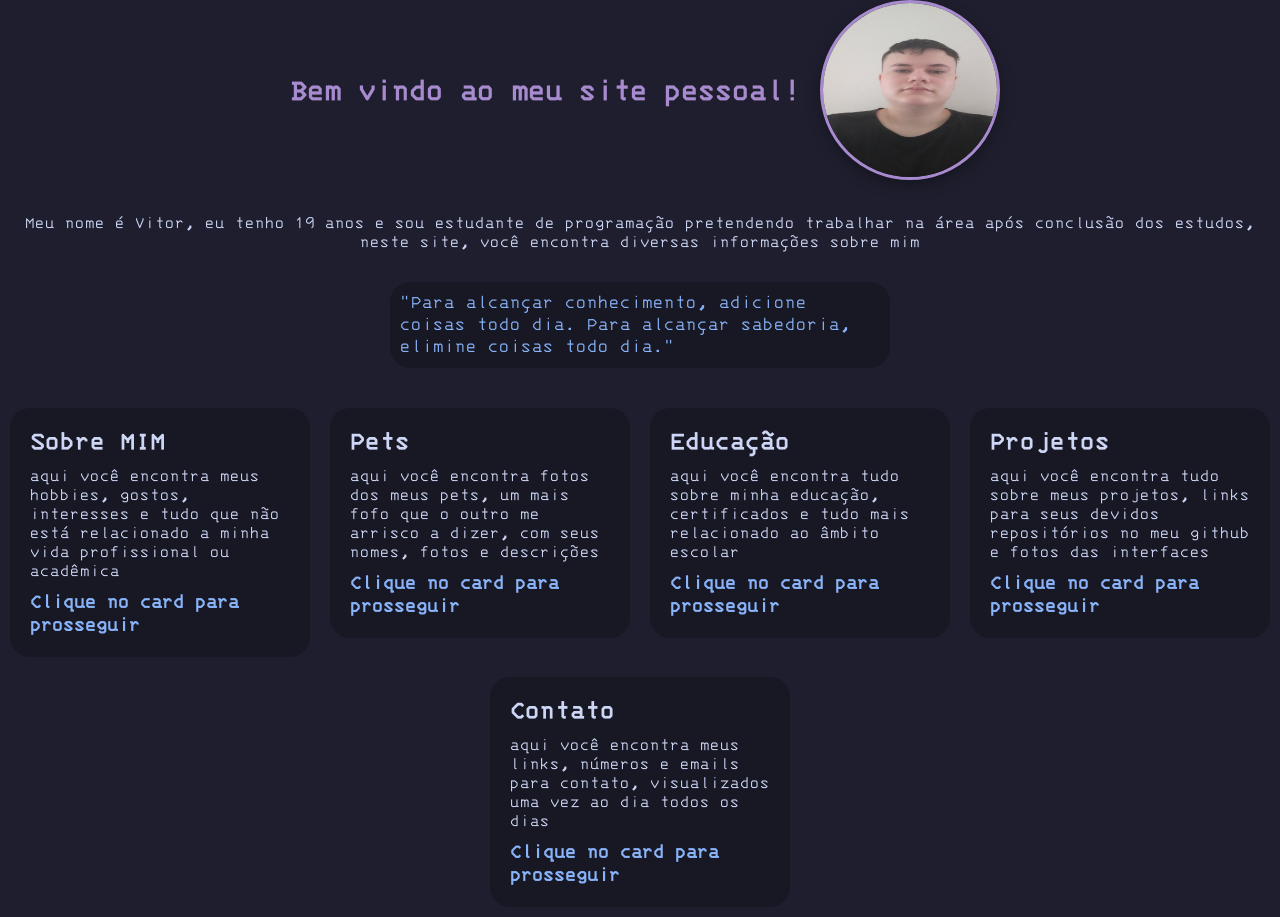
<file: index.html>
<!doctype html>
<html lang="pt-br">

<head>
	<title>Meu Site Pessoal</title>
	<meta charset="UTF-8">
	<meta name="viewport" content="width=device-width, initial-scale=1.0">
	<link href="css/style.css" rel="stylesheet">
</head>

<body>
	<header>
		<h1>Bem vindo ao meu site pessoal!</h1>
		<div class="imagem">
			<img src="./assets/Images/eu.jpg" alt="uma foto minha">
		</div><!--imagem-->
	</header>
	<div class="content">
		<section id="home">
			<p>
				Meu nome é Vitor, eu tenho 19 anos e sou estudante de programação pretendendo trabalhar na área
				após conclusão dos estudos, neste site, você encontra diversas informações sobre mim
			</p>
			<div class="quote">
				<a href="https://www.pensador.com/frase/MTM5NTM/" target="_blank" rel="noopener noreferrer">
					<blockquote>
						"Para alcançar conhecimento,
						adicione coisas todo dia.
						Para alcançar sabedoria,
						elimine coisas todo dia."
					</blockquote>
				</a>

			</div><!--quote-->
		</section><!--home-->
		<div class="cards">
			<a href="modules/sobre.html">
				<section class="card">
					<h2>Sobre MIM</h2>
					<p>aqui você encontra meus hobbies, gostos, interesses e tudo
						que não está relacionado a minha vida profissional ou acadêmica
					</p>
					<h3>Clique no card para prosseguir</h3>
				</section><!--sobre-->
			</a>
			<a href="modules/pets.html">
				<section class="card">
					<h2>Pets</h2>
					<p>aqui você encontra fotos dos meus pets, um mais fofo que o outro me arrisco a dizer,
						com seus nomes, fotos e descrições
					</p>
					<h3>Clique no card para prosseguir</h3>
				</section><!--pets-->
			</a>
			<a href="modules/educacao.html">
				<section class="card">
					<h2>Educação</h2>
					<p>aqui você encontra tudo sobre minha educação, certificados e tudo mais relacionado ao
						âmbito escolar
					</p>
					<h3>Clique no card para prosseguir</h3>
				</section><!--educação-->
			</a>
			<a href="modules/projetos.html">
				<section class="card">
					<h2>Projetos</h2>
					<p>aqui você encontra tudo sobre meus projetos, links para seus devidos repositórios no
						meu github
						e fotos das interfaces
					</p>
					<h3>Clique no card para prosseguir</h3>
				</section><!--projetos-->
			</a>
			<a href="modules/contato.html">
				<section class="card">
					<h2>Contato</h2>
					<p>aqui você encontra meus links, números e emails para contato, visualizados uma vez ao dia
						todos os dias</p>
					<h3>Clique no card para prosseguir</h3>
				</section>
			</a>
		</div><!--cards-->
	</div><!--content-->
</body>

</html>
</file>
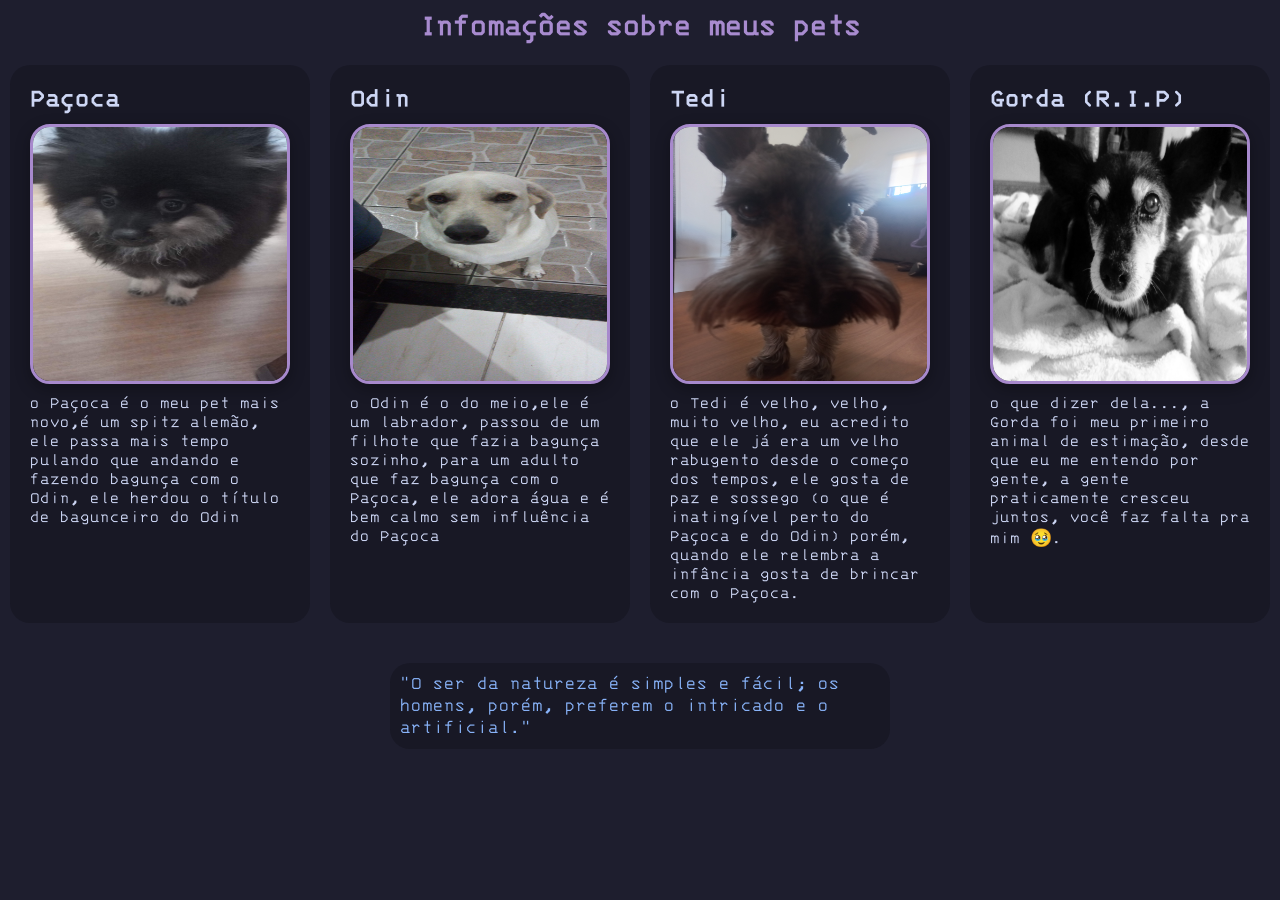
<file: modules/pets.html>
<!DOCTYPE html>
<html lang="en">

<head>
    <meta charset="UTF-8">
    <meta name="viewport" content="width=device-width, initial-scale=1.0">
    <link rel="stylesheet" href="../css/style.css">
    <title>Pets</title>
</head>

<body>

    <h1>Infomações sobre meus pets</h1>
    <div class="cards">
        <section class="card">
            <h2>Paçoca</h2>
            <img src="../assets/Images/pacoca.jpg">
            <p>o Paçoca é o meu pet mais novo,é um spitz alemão, ele passa mais tempo
                pulando que andando e fazendo bagunça com o Odin, ele herdou o título de bagunceiro
                do Odin
            </p>
        </section>

        <section class="card">
            <h2>Odin</h2>
            <img src="../assets/Images/odin.jpg">
            <p>
                o Odin é o do meio,ele é um labrador, passou de um filhote que fazia bagunça sozinho, para um
                adulto que faz bagunça com o Paçoca, ele adora água e é bem calmo sem influência do Paçoca
            </p>
        </section>
        <section class="card">
            <h2>Tedi</h2>
            <img src="../assets/Images/tedi.jpg">
            <p>
                o Tedi é velho, velho, muito velho, eu acredito que ele já era um velho rabugento desde o começo dos
                tempos,
                ele gosta de paz e sossego (o que é inatingível perto do Paçoca e do Odin) porém, quando ele relembra a
                infância
                gosta de brincar com o Paçoca.
            </p>
        </section>
        <section class="card">
            <h2>Gorda (R.I.P)</h2>
            <img src="../assets/Images/gorda.png">
            <p>
                o que dizer dela..., a Gorda foi meu primeiro animal de estimação, desde que eu me entendo por gente,
                a gente praticamente cresceu juntos, você faz falta pra mim 🥹.
            </p>
        </section>
    </div><!--cards-->
    <div class="quote">
        <a href="https://www.pensador.com/frase/NTUyMjAz/" target="_blank" rel="noopener noreferrer">
            <blockquote>
                "O ser da natureza é simples e fácil; os homens, porém, preferem o intricado e o artificial."
            </blockquote>
        </a>
    </div>
</body>

</html>
</file>
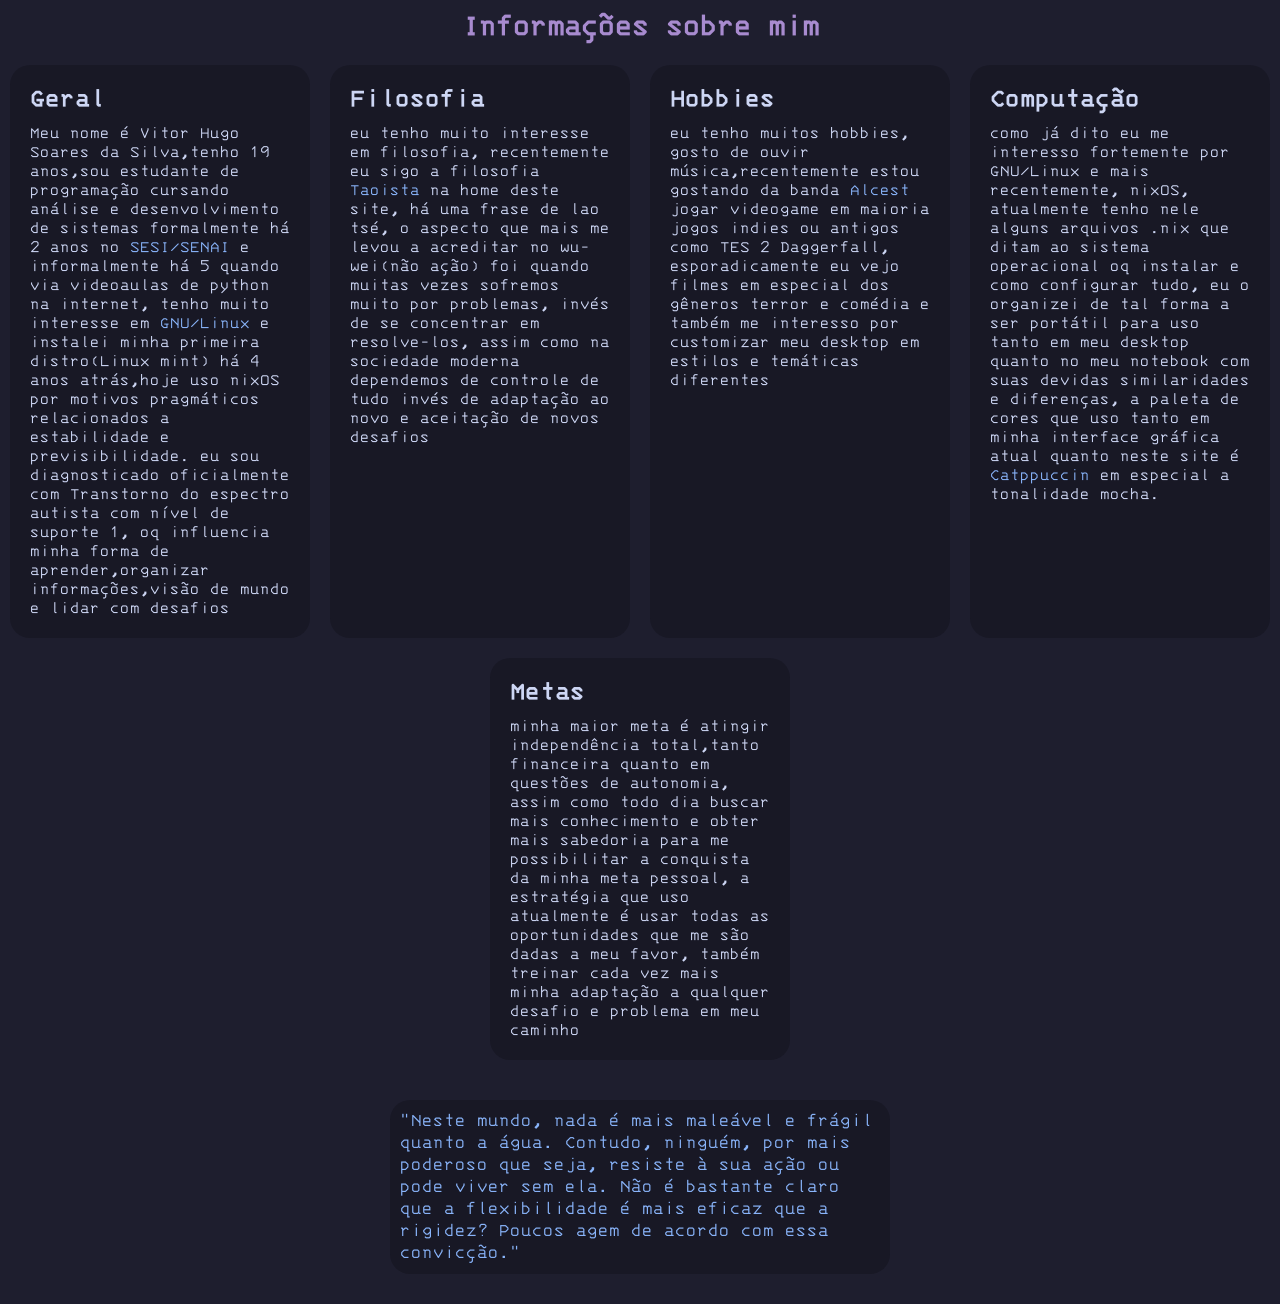
<file: modules/sobre.html>
<!DOCTYPE html>
<html lang="pt-br">

<head>
    <meta charset="UTF-8">
    <meta name="viewport" content="width=device-width, initial-scale=1.0">
    <link href="../css/style.css" rel="stylesheet">
    <title>Sobre mim</title>
</head>

<body>
    <h1>Informações sobre mim</h1>
    <div class="cards">
        <section class="card">
            <h2>Geral</h2>
            <p>Meu nome é Vitor Hugo Soares da Silva,tenho 19 anos,sou estudante de programação cursando análise e
                desenvolvimento de sistemas
                formalmente há 2 anos no <a href="https://cursos.sesisenai.org.br/" target="_blank"
                    rel="noopener noreferrer">SESI/SENAI</a> e informalmente há 5 quando via videoaulas de python na
                internet, tenho muito
                interesse em <a href="https://www.gnu.org/home.pt-br.html" target="_blank">GNU/Linux</a> e instalei
                minha primeira distro(Linux mint) há 4 anos atrás,hoje uso nixOS por motivos pragmáticos
                relacionados a estabilidade e previsibilidade.
                eu sou diagnosticado oficialmente com Transtorno do espectro autista com nível de suporte 1,
                oq influencia minha forma de aprender,organizar informações,visão de mundo
                e lidar com desafios
            </p>
        </section><!--Geral-->
        <section class="card">
            <h2>Filosofia</h2>
            <p>eu tenho muito interesse em filosofia, recentemente eu sigo a filosofia <a
                    href="https://pt.wikipedia.org/wiki/Taoismo" target="_blank">Taoista</a>
                na home deste site, há uma frase de lao tsé,
                o aspecto que mais me levou a acreditar no wu-wei(não ação) foi quando muitas vezes
                sofremos muito por problemas, invés de se concentrar em resolve-los, assim como na sociedade
                moderna dependemos de controle de tudo invés de adaptação ao novo e aceitação de novos desafios
            </p>
        </section><!--filosofia-->
        <section class="card">
            <h2>Hobbies</h2>
            <p>
                eu tenho muitos hobbies, gosto de ouvir música,recentemente estou gostando da banda
                <a href="https://www.letras.mus.br/alcest/1022941/traducao.html" target="_blank"
                    rel="noopener noreferrer ">Alcest</a>
                jogar videogame em maioria jogos indies ou antigos como TES 2 Daggerfall,
                esporadicamente eu vejo filmes em especial dos gêneros terror e comédia e também me interesso
                por customizar meu desktop em estilos e temáticas diferentes
            </p>
        </section><!--hobbies-->
        <section class="card">
            <h2>Computação</h2>
            <p>como já dito eu me interesso fortemente por GNU/Linux e mais recentemente, nixOS,
                atualmente tenho nele alguns arquivos .nix que ditam ao sistema operacional oq
                instalar e como configurar tudo,
                eu o organizei de tal forma a ser portátil
                para uso tanto em meu desktop quanto no meu
                notebook com suas devidas similaridades e diferenças,
                a paleta de cores que uso tanto em minha
                interface gráfica atual quanto neste site
                é <a href="https://catppuccin.com/" target="_blank" rel="noopener noreferrer">Catppuccin</a> em especial
                a tonalidade mocha.

            </p>
        </section><!--computação-->
        <section class="card">
            <h2>Metas</h2>
            <p> minha maior meta é atingir independência total,tanto financeira quanto em questões de autonomia,
                assim como todo dia buscar mais conhecimento e obter mais sabedoria para me possibilitar a conquista
                da minha meta pessoal, a estratégia que uso atualmente é usar todas as oportunidades que me são dadas
                a meu favor, também treinar cada vez mais minha adaptação a qualquer desafio e problema em meu caminho
            </p>
        </section>
    </div><!--cards-->
    <div class="quote">
        <a href="https://www.pensador.com/frase/MTY2ODM0/" target="_blank" rel="noopener noreferrer">
            <blockquote>"Neste mundo, nada é mais maleável e frágil quanto a água. Contudo, ninguém, por mais poderoso
                que seja,
                resiste à sua ação ou pode viver sem ela. Não é bastante claro
                que a flexibilidade
                é mais eficaz que a rigidez? Poucos agem de acordo com essa convicção."</blockquote>
        </a>
    </div>
</body>

</html>
</file>
<file: css/style.css>
:root {
    --background: #1e1e2e;
    --text: #cdd6f4;
    --mantle: #181825;
    --surface: #313244;
    --accent: rgba(203, 166, 247, 0.8);
    --accent-alt: rgba(137, 180, 250, 0.8);
    --links: #89b4fa;

    --transform: translateY(-5px);
    --shadow: 0 15px 25px var(--accent);
    --transition: all 0.3s ease;
}

@font-face {
    font-family: "NerdFont";
    src: url("../assets/fonts/3270NerdFontPropo-Regular.woff2") format("woff");
    font-weight: normal;
    font-style: normal;
    font-display: swap;
}

* {
    box-sizing: border-box;
    margin: 0;
    padding: 0;
}

body {
    font-family: NerdFont;
    scroll-behavior: smooth;
    background-color: var(--background);
    font-size: 18px;
    color: var(--text);

}

header {
    display: flex;
    flex-direction: row;
    justify-content: center;
    align-items: center;
    margin-bottom: 30px;

    gap: 10px;
}

h1 {
    text-align: center;
    padding: 10px;
    font-size: 2rem;
    word-wrap: break-word;
    color: var(--accent);
}

img {
    max-width: 100%;
    max-height: 300px;
    border: 3px solid var(--accent);
    box-shadow: 0 5px 15px rgba(0, 0, 0, 0.3);
    border-radius: 20px;
    aspect-ratio: 1 / 1;
}

.imagem img {
    border-radius: 50%;
    width: 20vh;

}

h3 {
    color: var(--links);
}

a {
    text-decoration: none;
    color: var(--links);
}



.content {
    font-size: 18px;
}

section#home p {
    text-align: center;

}

.quote {
    display: flex;
    align-items: flex-start;
    justify-content: center;
    gap: 20px;
}

.quote a {
    text-decoration: none;
    color: var(--links);
}

blockquote {
    flex: 1;
    background-color: var(--mantle);
    border-radius: 20px;
    padding: 10px;
    transition: var(--transition);
    display: flex;
    font-size: 20px;
    max-width: 500px;
    margin: 30px;
}

blockquote:hover {
    transform: var(--transform);
    transition: var(--transition);
    box-shadow: var(--shadow);
}



.cards {
    display: flex;
    flex-direction: row;
    flex-wrap: wrap;
    justify-content: center;
    align-items: stretch;
}

.card {
    margin: 10px;
    padding: 20px;
    background-color: var(--mantle);
    color: var(--text);
    border-radius: 20px;
    display: flex;
    gap: 10px;
    flex-direction: column;
    width: 300px;
    transition: var(--transition);
}

.card:hover {
    transform: var(--transform);
    box-shadow: var(--shadow);
}
</file>
